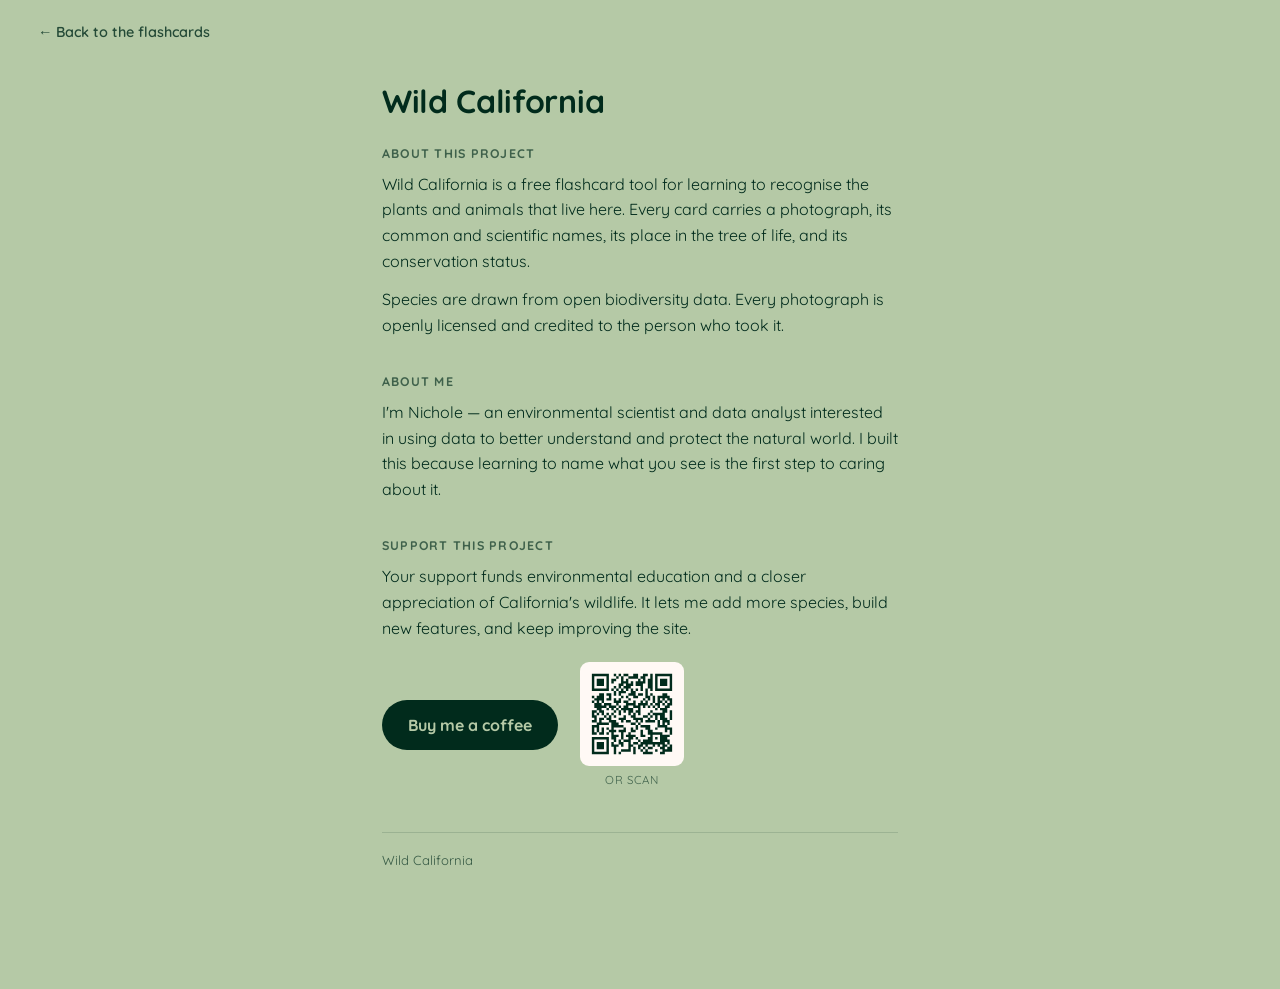
<file: about.html>
<!DOCTYPE html>
<html lang="en">

<head>

    <meta charset="UTF-8" />
    <meta name="viewport" content="width=device-width, initial-scale=1.0" />

    <title>About — Wild California</title>
    <meta name="description" content="About Wild California, a free flashcard tool for learning California's native species." />

    <link rel="icon" href="favicon.ico" sizes="any" />
    <link rel="icon" type="image/png" sizes="32x32" href="favicon-32.png" />
    <link rel="apple-touch-icon" href="apple-touch-icon.png" />

    <link href="https://fonts.googleapis.com/css2?family=Quicksand:wght@400;600;700&display=swap" rel="stylesheet" />
    <link href="css/style.css" rel="stylesheet" type="text/css" />

</head>


<body class="page-about">

    <a class="back-link" href="index.html">&larr; Back to the flashcards</a>


    <main class="prose">

        <h1>Wild California</h1>


        <section>

            <h2>About this project</h2>

            <p>
                Wild California is a free flashcard tool for learning to
                recognise the plants and animals that live here. Every card
                carries a photograph, its common and scientific names, its
                place in the tree of life, and its conservation status.
            </p>

            <p>
                Species are drawn from open biodiversity data. Every
                photograph is openly licensed and credited to the person who
                took it.
            </p>

        </section>


        <section>

            <h2>About me</h2>

            <p>
                I'm Nichole — an environmental scientist and data analyst
                interested in using data to better understand and protect the
                natural world. I built this because learning to name what you
                see is the first step to caring about it.
            </p>

        </section>


        <section>

            <h2>Support this project</h2>

            <p>
                Your support funds environmental education and a closer
                appreciation of California's wildlife. It lets me add more
                species, build new features, and keep improving the site.
            </p>

            <div class="support">

                <a class="support-btn"
                   href="https://buymeacoffee.com/babyfat"
                   target="_blank"
                   rel="noopener">
                    Buy me a coffee
                </a>

                <figure class="qr">
                    <img src="images/support-qr.svg" alt="QR code linking to the support page" />
                    <figcaption>Or scan</figcaption>
                </figure>

            </div>

        </section>


        <footer class="about-footer">
            <a href="index.html">Wild California</a>
        </footer>

    </main>

</body>

</html>
</file>
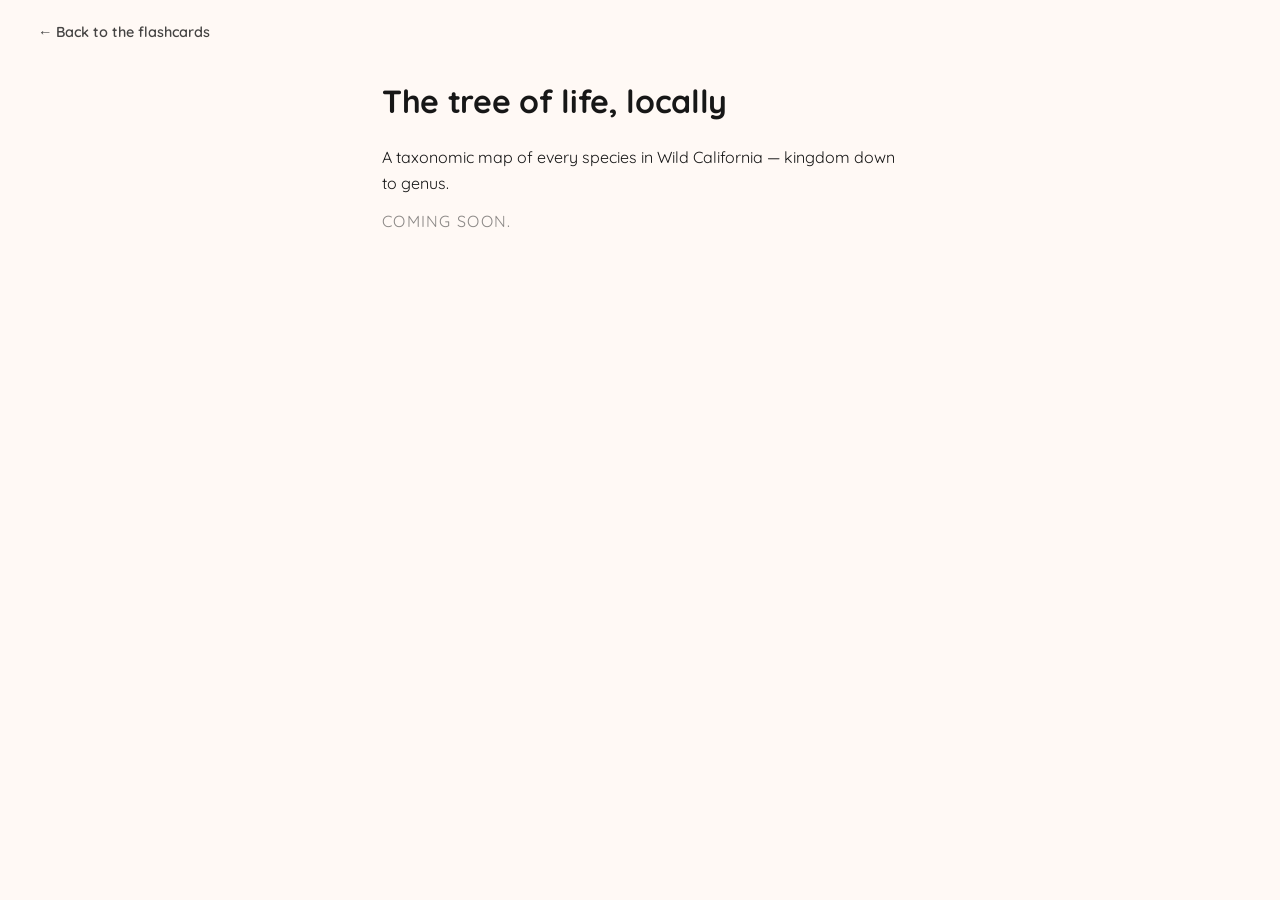
<file: taxonomy.html>
<!DOCTYPE html>
<html lang="en">

<head>

    <meta charset="UTF-8" />
    <meta name="viewport" content="width=device-width, initial-scale=1.0" />

    <title>Taxonomy — Wild California</title>
    <meta name="description" content="A taxonomic map of the species in Wild California." />

    <link rel="icon" href="favicon.ico" sizes="any" />
    <link rel="icon" type="image/png" sizes="32x32" href="favicon-32.png" />
    <link rel="apple-touch-icon" href="apple-touch-icon.png" />

    <link href="https://fonts.googleapis.com/css2?family=Quicksand:wght@400;600;700&display=swap" rel="stylesheet" />
    <link href="css/style.css" rel="stylesheet" type="text/css" />

</head>


<body class="page-taxonomy">

    <a class="back-link" href="index.html">&larr; Back to the flashcards</a>


    <main class="prose">

        <h1>The tree of life, locally</h1>

        <p>
            A taxonomic map of every species in Wild California —
            kingdom down to genus.
        </p>

        <p class="soon">Coming soon.</p>

    </main>

</body>

</html>
</file>
<file: css/style.css>
/* =========================================================
   WILD CALIFORNIA — Native Species Flashcards
   ---------------------------------------------------------
   Palette taken from the poppy in the favicon. Orange is an
   ACCENT only (active state, primary action) — the species
   photographs supply the colour on this page.
========================================================= */

:root {
  --poppy:        #f28c28;
  --poppy-deep:   #d97317;
  --cream:        #fff9f5;
  --cream-deep:   #f7ece3;
  --green:        #2f5d3f;
  --sage:         #dfe6d8;

  --halo:         #b5c9a6;   /* filter glow + reveal button */
  --card-dark:    #012b1c;   /* species information panel */
  --ink:          #171717;
  --ink-soft:     #5c5c5c;
  --ink-faint:    #8d8d8d;
  --card:         #ffffff;
  --line:         #e8e0cf;

  --shadow-sm: 0 1px 3px rgba(47, 45, 40, .10);
  --shadow-md: 0 6px 20px rgba(47, 45, 40, .10);
  --shadow-lg: 0 14px 40px rgba(47, 45, 40, .16);

  --radius:    18px;
  --radius-sm: 11px;
}

* { box-sizing: border-box; }

html { -webkit-text-size-adjust: 100%; }

body {
  margin: 0;
  padding: 0 16px 48px;
  min-height: 100vh;
  background: var(--cream);
  color: var(--ink);
  font-family: 'Quicksand', -apple-system, BlinkMacSystemFont, 'Segoe UI', sans-serif;
  font-size: 16px;
  line-height: 1.5;
}


/* ---------------------------------------------------------
   CATEGORY FILTER
--------------------------------------------------------- */

.category-buttons {
  display: flex;
  flex-wrap: wrap;
  justify-content: center;
  gap: 10px;
  max-width: 620px;
  margin: 22px auto 26px;
}

.category-button {
  width: 58px;
  height: 58px;
  padding: 0;
  font-size: 1.9rem;
  line-height: 1;
  background: var(--cream);
  border: none;
  border-radius: 50%;
  box-shadow: var(--shadow-sm);
  cursor: pointer;
  transition: box-shadow .5s ease, transform .25s ease;
}

/* the feathered halo from v1, in sage */
.category-button:hover,
.category-button.selected {
  background: var(--cream);
  box-shadow: 0 0 25px 8px rgba(181, 201, 166, .85);
  transform: scale(1.06);
}

/* selected sits a little brighter than a passing hover */
.category-button.selected {
  box-shadow: 0 0 28px 11px rgba(181, 201, 166, 1);
}

.category-button:focus-visible {
  outline: 3px solid var(--green);
  outline-offset: 3px;
}


/* ---------------------------------------------------------
   THE CARD
   One surface: photo, then text. Previously these were three
   separate floating boxes at three different widths.
--------------------------------------------------------- */

.card {
  max-width: 560px;
  margin: 0 auto;
  background: var(--card);
  border-radius: var(--radius);
  box-shadow: var(--shadow-md);
  overflow: hidden;
}

.term { margin: 0; }

.flashcard-img-wrapper {
  position: relative;
  width: 100%;
  aspect-ratio: 4 / 3;              /* portraits no longer get beheaded */
  margin: 0;
  border: none;
  border-radius: 0;
  background: var(--sage);
  display: block;
  overflow: hidden;
}

.flashcard-img {
  position: relative;      /* sit ABOVE the placeholder, not under it */
  z-index: 1;
  width: 100%;
  height: 100%;
  object-fit: cover;
  display: block;
  border-radius: 0;
  opacity: 0;
  transition: opacity .35s ease;
}

.flashcard-img.loaded { opacity: 1; }

/* quiet placeholder while the image decodes */
.flashcard-img-wrapper::before {
  content: "";
  position: absolute;
  z-index: 0;
  inset: 0;
  background: repeating-linear-gradient(
    45deg, var(--sage), var(--sage) 12px, #d7e0cf 12px, #d7e0cf 24px);
  opacity: .55;
}


/* ---------------------------------------------------------
   SPECIES INFORMATION
--------------------------------------------------------- */

.definition {
  display: none;
  width: 100%;
  margin: 0;
  padding: 20px 22px 24px;
  text-align: left;
  border: none;
  border-radius: 0;
  background: var(--card-dark);
  color: var(--cream);
}

.definition h3 {
  margin: 0;
  font-size: 1.4rem;
  font-weight: 700;
  line-height: 1.2;
  color: var(--halo);
}

/* scientific name + status: clearly secondary */
.definition > p em,
.definition > p i {
  color: var(--cream);
  opacity: .6;
  font-size: .92rem;
}

.definition > p { margin: 4px 0 0; }

.info-icon {
  flex: 0 0 auto;
  opacity: .55;
  filter: invert(1) brightness(1.6);   /* dark panel needs a light glyph */
  transition: opacity .18s ease, transform .18s ease;
}

.info-icon:hover {
  opacity: 1;
  transform: scale(1.12);
  filter: none;
}

.description-box {
  margin-top: 14px !important;
  padding-top: 13px;
  border-top: 1px solid rgba(255, 249, 245, .18);
  font-size: .93rem !important;
  line-height: 1.6 !important;
  color: var(--cream);
  text-align: left !important;
}

.non-native {
  margin: 12px 0 0;
  padding: 5px 11px;
  display: inline-block;
  font-size: .78rem;
  font-weight: 700;
  color: #ffd9b8;
  background: rgba(242, 140, 40, .18);
  border-radius: 999px;
}

.credit {
  margin: 14px 0 0;
  font-size: .72rem;
  line-height: 1.45;
  color: var(--cream);
  opacity: .45;
  text-align: left;
}


/* ---------------------------------------------------------
   CONTROLS
--------------------------------------------------------- */

.button {
  display: flex;
  justify-content: center;
  align-items: center;
  gap: 14px;
  margin: 26px auto 0;
}

.button button {
  position: relative;
  min-width: 62px;
  height: 52px;
  padding: 0 22px;
  font-family: inherit;
  font-size: 1.25rem;
  font-weight: 700;
  color: var(--ink);
  background: var(--card);
  border: 1px solid var(--line);
  border-radius: 999px;
  box-shadow: var(--shadow-sm);
  cursor: pointer;
  transition: transform .18s ease, box-shadow .18s ease,
              background-color .18s ease;
}

.button button:hover {
  transform: translateY(-2px);
  box-shadow: var(--shadow-md);
  background: var(--cream-deep);
}

.button button:active { transform: translateY(0); }

.button button:focus-visible {
  outline: 3px solid var(--green);
  outline-offset: 3px;
}

/* reveal is the primary action */
.button .check {
  background: var(--halo);
  border-color: var(--halo);
  color: var(--cream);
  min-width: 92px;
}

.button .check:hover {
  background: #a7bd96;
  border-color: #a7bd96;
}

.button .help {
  font-size: 1.1rem;
  color: var(--ink-soft);
}

/* teach the shortcut on hover instead of in a tutorial */
.button button[data-key]::after {
  content: attr(data-key);
  position: absolute;
  left: 50%;
  bottom: -26px;
  transform: translateX(-50%);
  padding: 2px 8px;
  font-size: .68rem;
  font-weight: 700;
  letter-spacing: .03em;
  white-space: nowrap;
  color: var(--ink-soft);
  background: var(--cream-deep);
  border-radius: 5px;
  opacity: 0;
  pointer-events: none;
  transition: opacity .18s ease;
}

.button button[data-key]:hover::after,
.button button[data-key]:focus-visible::after { opacity: 1; }


/* ---------------------------------------------------------
   HELP MODAL
--------------------------------------------------------- */

.modal-backdrop {
  position: fixed;
  inset: 0;
  z-index: 900;
  background: rgba(30, 26, 20, .45);
  display: flex;
  align-items: center;
  justify-content: center;
  padding: 20px;
}

.modal-backdrop[hidden] { display: none; }

.modal {
  position: relative;
  width: 100%;
  max-width: 470px;
  max-height: 86vh;
  overflow-y: auto;
  padding: 26px 26px 28px;
  background: var(--cream);
  border-radius: var(--radius);
  box-shadow: var(--shadow-lg);
}

.modal h2 {
  margin: 0 0 4px;
  font-size: 1.3rem;
  color: var(--green);
}

.modal h3 {
  margin: 22px 0 9px;
  font-size: .78rem;
  font-weight: 700;
  letter-spacing: .09em;
  text-transform: uppercase;
  color: var(--ink-faint);
}

.modal p { margin: 0; font-size: .93rem; color: var(--ink-soft); }

.modal dl {
  margin: 0;
  display: grid;
  grid-template-columns: 42px 1fr;
  gap: 9px 13px;
  align-items: center;
}

.modal dt { font-size: 1.5rem; line-height: 1; text-align: center; }
.modal dd { margin: 0; font-size: .92rem; }

.modal .btn-legend dt {
  font-size: 1rem;
  font-weight: 700;
  color: var(--ink);
}

.modal kbd {
  display: inline-block;
  min-width: 22px;
  padding: 2px 7px;
  font-family: inherit;
  font-size: .78rem;
  font-weight: 700;
  text-align: center;
  color: var(--ink);
  background: #fff;
  border: 1px solid var(--line);
  border-bottom-width: 2px;
  border-radius: 5px;
}

.modal-close {
  position: absolute;
  top: 12px;
  right: 12px;
  width: 34px;
  height: 34px;
  font-size: 1.15rem;
  line-height: 1;
  color: var(--ink-soft);
  background: transparent;
  border: none;
  border-radius: 50%;
  cursor: pointer;
  transition: background-color .18s ease;
}

.modal-close:hover { background: var(--cream-deep); }


/* ---------------------------------------------------------
   MOBILE FIRST — this gets used outdoors, on a phone
--------------------------------------------------------- */

@media (max-width: 560px) {

  .star-slot.visible { width: 50px; }
  .star-slot { height: 50px; }
  .category-button.star-index { width: 50px; height: 50px; margin-left: -25px; }

  body { padding: 0 12px 40px; }

  .category-buttons { gap: 8px; margin: 16px auto 20px; }

  .category-button { width: 50px; height: 50px; font-size: 1.6rem; }

  .definition { padding: 17px 18px 20px; }

  .definition h3 { font-size: 1.22rem; }

  .button { gap: 10px; }

  .button button { min-width: 56px; height: 48px; padding: 0 17px; }

  .button .check { min-width: 82px; }
}


@media (prefers-reduced-motion: reduce) {

  *, *::before, *::after {
    animation-duration: .01ms !important;
    transition-duration: .01ms !important;
  }

  .flashcard-img { opacity: 1; }
}


/* species name + info toggle on one row */
.species-head {
  display: flex;
  align-items: flex-start;
  justify-content: space-between;
  gap: 12px;
}

.species-head .info-icon {
  width: 19px;
  height: 19px;
  margin-top: 4px;
  cursor: pointer;
}

.description-box[hidden] { display: none; }


/* ---------------------------------------------------------
   FAVOURITE STAR
   Both paths share one 16x16 viewBox (Bootstrap Icons
   bi-star / bi-star-fill), so outline and fill sit exactly
   on top of each other with no size mismatch.
--------------------------------------------------------- */

.star-btn {
  position: absolute;
  z-index: 2;
  top: 10px;
  left: 10px;
  width: 40px;
  height: 40px;
  padding: 0;
  display: flex;
  align-items: center;
  justify-content: center;
  color: #fff;
  background: transparent;
  border: none;
  border-radius: 50%;
  cursor: pointer;
  opacity: .10;
  filter: drop-shadow(0 1px 3px rgba(0, 0, 0, .55));
  transition: opacity .2s ease, transform .2s ease;
}

.star-btn:hover,
.star-btn:focus-visible { opacity: 1; }

.star-btn:focus-visible {
  outline: 3px solid var(--halo);
  outline-offset: 2px;
}

.star-btn.starred { opacity: 1; color: var(--halo); }

.star-btn svg { width: 26px; height: 26px; display: block; }

.star-btn .star-filled  { display: none; }
.star-btn.starred .star-outline { display: none; }
.star-btn.starred .star-filled  { display: block; }


/* ---------------------------------------------------------
   LEFT RAIL
   Three stacked controls anchored to the left edge, on a
   panel a shade darker than the page so they read as one
   group without pulling attention.
--------------------------------------------------------- */

.side-rail {
  position: fixed;
  top: 14px;
  left: 0;
  z-index: 20;

  display: flex;
  flex-direction: column;
  align-items: center;
  gap: 4px;

  padding: 10px 8px;

  background: #f6efe8;                      /* one step down from #fff9f5 */
  border-radius: 0 16px 16px 0;             /* square to the screen edge */
  box-shadow: 0 2px 10px rgba(47, 45, 40, .07);
}

.rail-btn {
  width: 44px;
  height: 44px;
  padding: 0;
  display: flex;
  align-items: center;
  justify-content: center;
  background: none;
  border: none;
  border-radius: 50%;      /* hit area only - nothing is painted */
  box-shadow: none;
  cursor: pointer;
  text-decoration: none;
  transition: transform .2s ease, color .2s ease;
}

.rail-btn:hover { transform: scale(1.12); background: none; box-shadow: none; }

.rail-btn:focus-visible {
  outline: 3px solid var(--card-dark);
  outline-offset: 2px;
}

.heart-btn { color: #fbb1ca; }
.heart-btn svg { width: 29px; height: 29px; display: block; }
.heart-btn:hover { color: #f79ab9; }

.tax-btn img { width: 30px; height: 30px; display: block; }

.help-btn { color: #012b1c; opacity: .55; }
.help-btn svg { width: 26px; height: 26px; display: block; }
.help-btn:hover { opacity: 1; }


/* ---------------------------------------------------------
   ABOUT + TAXONOMY PAGES
--------------------------------------------------------- */

body.page-about   { background: #b5c9a6; color: #012b1c; }
body.page-taxonomy{ background: var(--cream); color: var(--ink); }

.back-link {
  display: inline-block;
  margin: 22px 0 0 22px;
  font-size: .9rem;
  font-weight: 600;
  color: inherit;
  text-decoration: none;
  opacity: .8;
}

.back-link:hover { opacity: 1; text-decoration: underline; }

.prose {
  max-width: 560px;
  margin: 0 auto;
  padding: 26px 22px 70px;
}

.prose h1 {
  margin: 14px 0 26px;
  font-size: 2rem;
  line-height: 1.1;
  letter-spacing: -.01em;
}

.prose section { margin-bottom: 34px; }

.prose h2 {
  margin: 0 0 8px;
  font-size: .78rem;
  font-weight: 700;
  letter-spacing: .1em;
  text-transform: uppercase;
  opacity: .65;
}

.prose p {
  margin: 0 0 12px;
  font-size: 1rem;
  line-height: 1.62;
}

.support {
  display: flex;
  align-items: center;
  gap: 22px;
  flex-wrap: wrap;
  margin-top: 20px;
}

.support-btn {
  display: inline-block;
  padding: 13px 26px;
  font-size: 1rem;
  font-weight: 700;
  white-space: nowrap;
  color: #b5c9a6;
  background: #012b1c;
  border-radius: 999px;
  text-decoration: none;
  transition: transform .2s ease, box-shadow .2s ease;
}

.support-btn:hover {
  transform: scale(1.04);
  box-shadow: 0 5px 16px rgba(1, 43, 28, .28);
}

.qr { margin: 0; text-align: center; }

.qr img {
  width: 104px;
  height: 104px;
  display: block;
  padding: 7px;
  background: #fff9f5;
  border-radius: 9px;
}

.qr figcaption {
  margin-top: 5px;
  font-size: .72rem;
  letter-spacing: .05em;
  text-transform: uppercase;
  opacity: .65;
}

.about-footer {
  margin-top: 44px;
  padding-top: 18px;
  border-top: 1px solid rgba(1, 43, 28, .2);
  font-size: .82rem;
  opacity: .7;
}

.about-footer a { color: inherit; text-decoration: none; }
.about-footer a:hover { text-decoration: underline; }

.soon {
  margin-top: 26px;
  font-size: .85rem;
  letter-spacing: .08em;
  text-transform: uppercase;
  opacity: .5;
}

@media (max-width: 560px) {
  .corner-nav { top: 8px; left: 8px; }
  .heart-btn, .tax-btn { width: 42px; height: 42px; }
  .heart-btn svg, .tax-btn img { width: 27px; height: 27px; }
  .prose h1 { font-size: 1.65rem; }
}


/* the rail is fixed, so narrow screens need breathing room */
@media (max-width: 700px) {

  .side-rail {
    top: 10px;
    gap: 2px;
    padding: 7px 5px;
    border-radius: 0 13px 13px 0;
  }

  .rail-btn { width: 38px; height: 38px; }

  .heart-btn svg, .tax-btn img { width: 25px; height: 25px; }
  .help-btn svg { width: 22px; height: 22px; }

  body { padding-left: 56px; }

  .category-buttons { margin-left: 0; }
}


/* lifespan | size | weight, under the scientific name */

.stats {
  display: flex;
  flex-wrap: wrap;
  gap: 6px 14px;
  margin: 7px 0 0 !important;
  font-size: .82rem;
  color: var(--cream);
  opacity: .75;
}

.stats span { white-space: nowrap; }

.stats span + span {
  position: relative;
  padding-left: 14px;
}

.stats span + span::before {
  content: "";
  position: absolute;
  left: 0;
  top: 50%;
  width: 1px;
  height: 11px;
  transform: translateY(-50%);
  background: currentColor;
  opacity: .35;
}

.project-light-bg .stats,
body.page-about .stats { color: var(--ink); }


/* ---------------------------------------------------------
   STAR INDEX BUTTON  ("study pile")
   Same shape and halo as the other filters. Hidden until the
   first species is starred, then fades in.
--------------------------------------------------------- */

/* The slot is the flex item and does the collapsing. The button sits
   centred inside it and the count hangs below - outside the button, so
   nothing clips it. display is never used, because it cannot be
   transitioned and recovering from it needs a rAF that does not fire in
   a background tab. */

.star-slot {
  position: relative;
  flex: 0 0 auto;
  width: 0;
  height: 58px;
  margin-left: -10px;          /* swallow the flex gap while collapsed */
  opacity: 0;
  pointer-events: none;
  transition: width .75s cubic-bezier(.2, .8, .3, 1),
              margin-left .75s cubic-bezier(.2, .8, .3, 1),
              opacity .75s ease;
}

.star-slot.visible {
  width: 58px;
  margin-left: 0;
  opacity: 1;
  pointer-events: auto;
}

.category-button.star-index {
  position: absolute;
  top: 0;
  left: 50%;
  margin-left: -29px;          /* centred on the slot at any width */
  width: 58px;
  height: 58px;
  display: flex;
  align-items: center;
  justify-content: center;
  color: #d9a441;
  transform: scale(.72);
  transition: transform .75s cubic-bezier(.2, .8, .3, 1),
              box-shadow .5s ease;
}

.star-slot.visible .category-button.star-index {
  transform: scale(1);
}

.category-button.star-index svg {
  width: 27px;
  height: 27px;
  display: block;
}

.star-slot.visible .category-button.star-index:hover,
.star-slot.visible .category-button.star-index.selected {
  box-shadow: 0 0 25px 8px rgba(181, 201, 166, .85);
  transform: scale(1.06);
}

.star-slot.visible .category-button.star-index.selected {
  box-shadow: 0 0 28px 11px rgba(181, 201, 166, 1);
}

/* count sits under the button */
.star-count {
  transition: opacity .4s ease;
  position: absolute;
  top: calc(100% + 3px);
  left: 50%;
  transform: translateX(-50%);
  font-family: 'Calibri Light', Calibri, 'Segoe UI Light', 'Helvetica Neue', sans-serif;
  font-weight: 300;
  font-size: .78rem;
  line-height: 1;
  color: #a8a8a8;
  pointer-events: none;
}


/* ---- study mode: the other filters step back ---- */

.category-buttons.study-mode .category-button:not(.star-index) {
  opacity: .32;
  filter: grayscale(1);
}

.category-buttons.study-mode .category-button:not(.star-index):hover {
  opacity: .55;
  box-shadow: var(--shadow-sm);
  transform: none;
}


/* ---- a card leaving the study pile ---- */

.card.dissolving {
  opacity: 0;
  transform: scale(.97);
  transition: opacity .25s ease, transform .25s ease;
}


/* the count needs a little room beneath the row */
.category-buttons { padding-bottom: 6px; }


@media (prefers-reduced-motion: reduce) {
  .category-button.star-index,
  .card.dissolving { transition: none; }
}


/* the count crossfades rather than snapping to the new number */
.star-count.fading { opacity: 0; }

@media (prefers-reduced-motion: reduce) {
  .category-button.star-index,
  .star-count { transition: none; }
}
</file>
